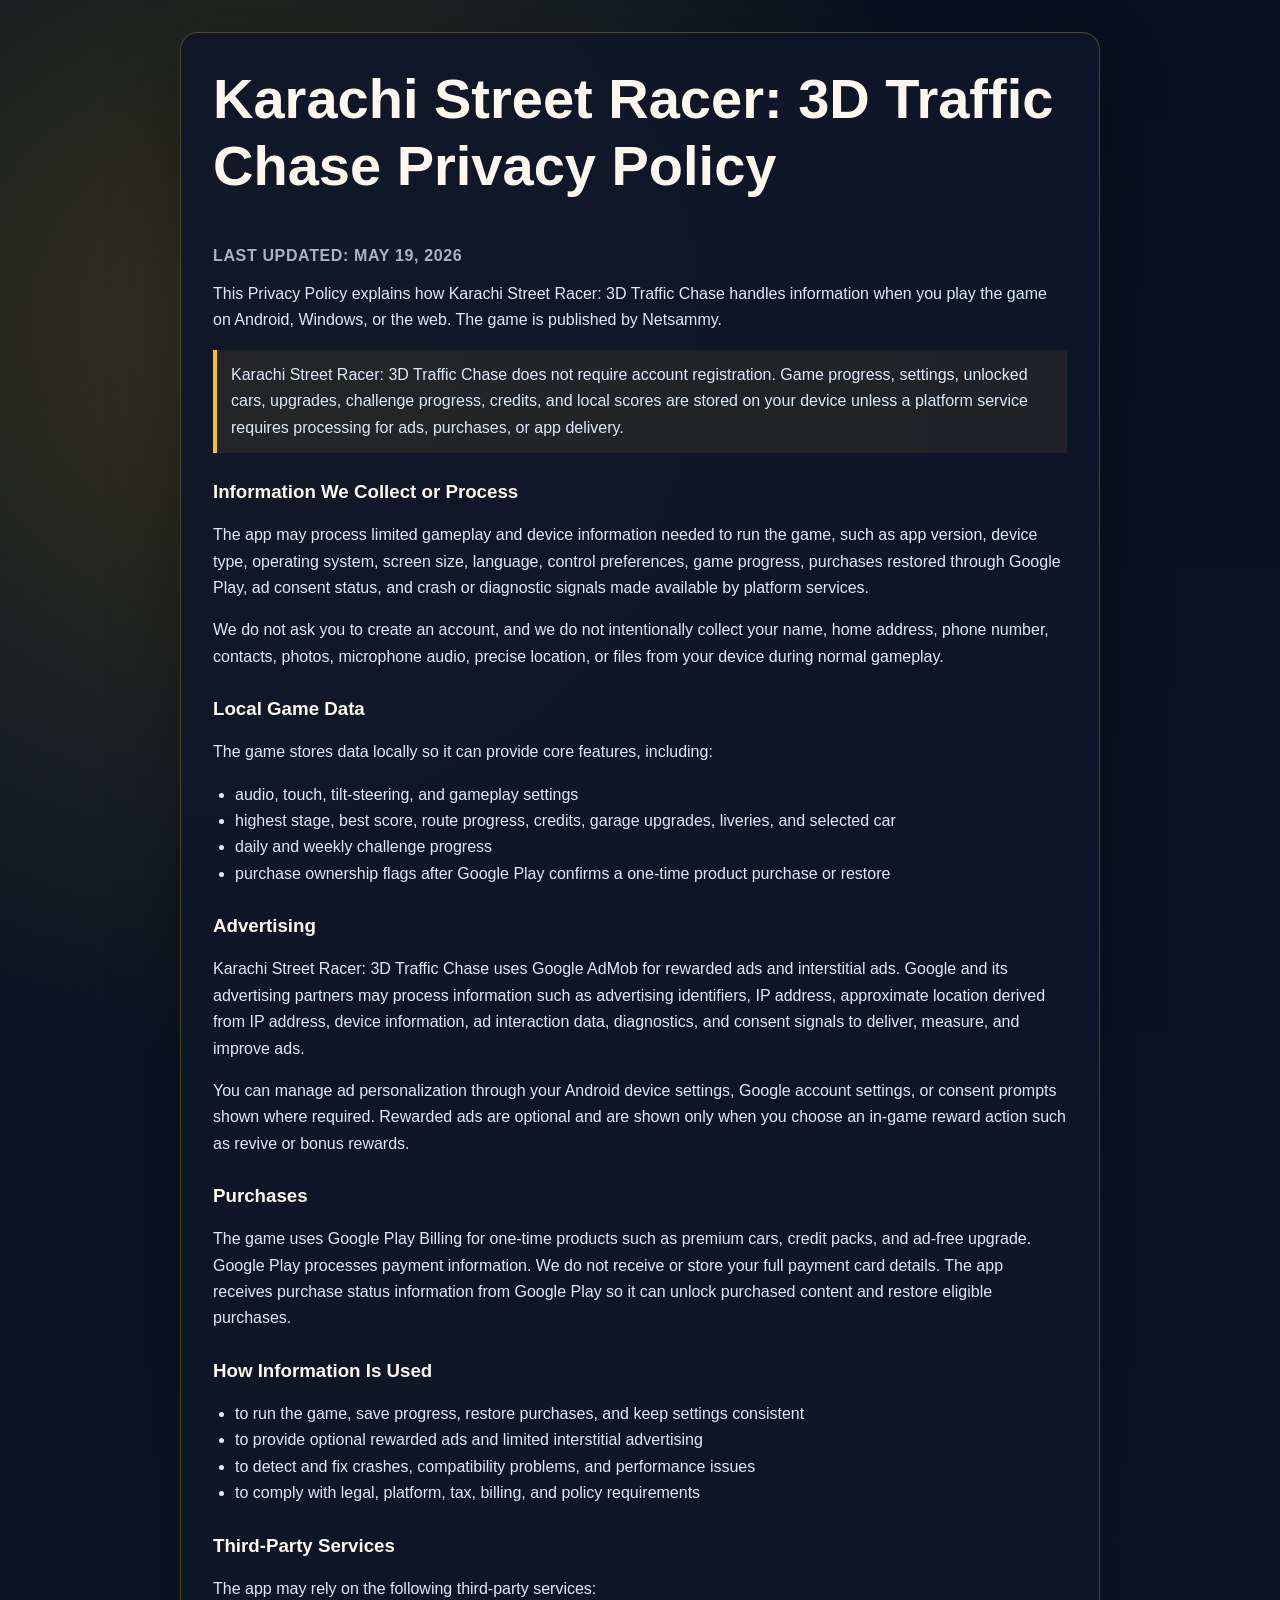
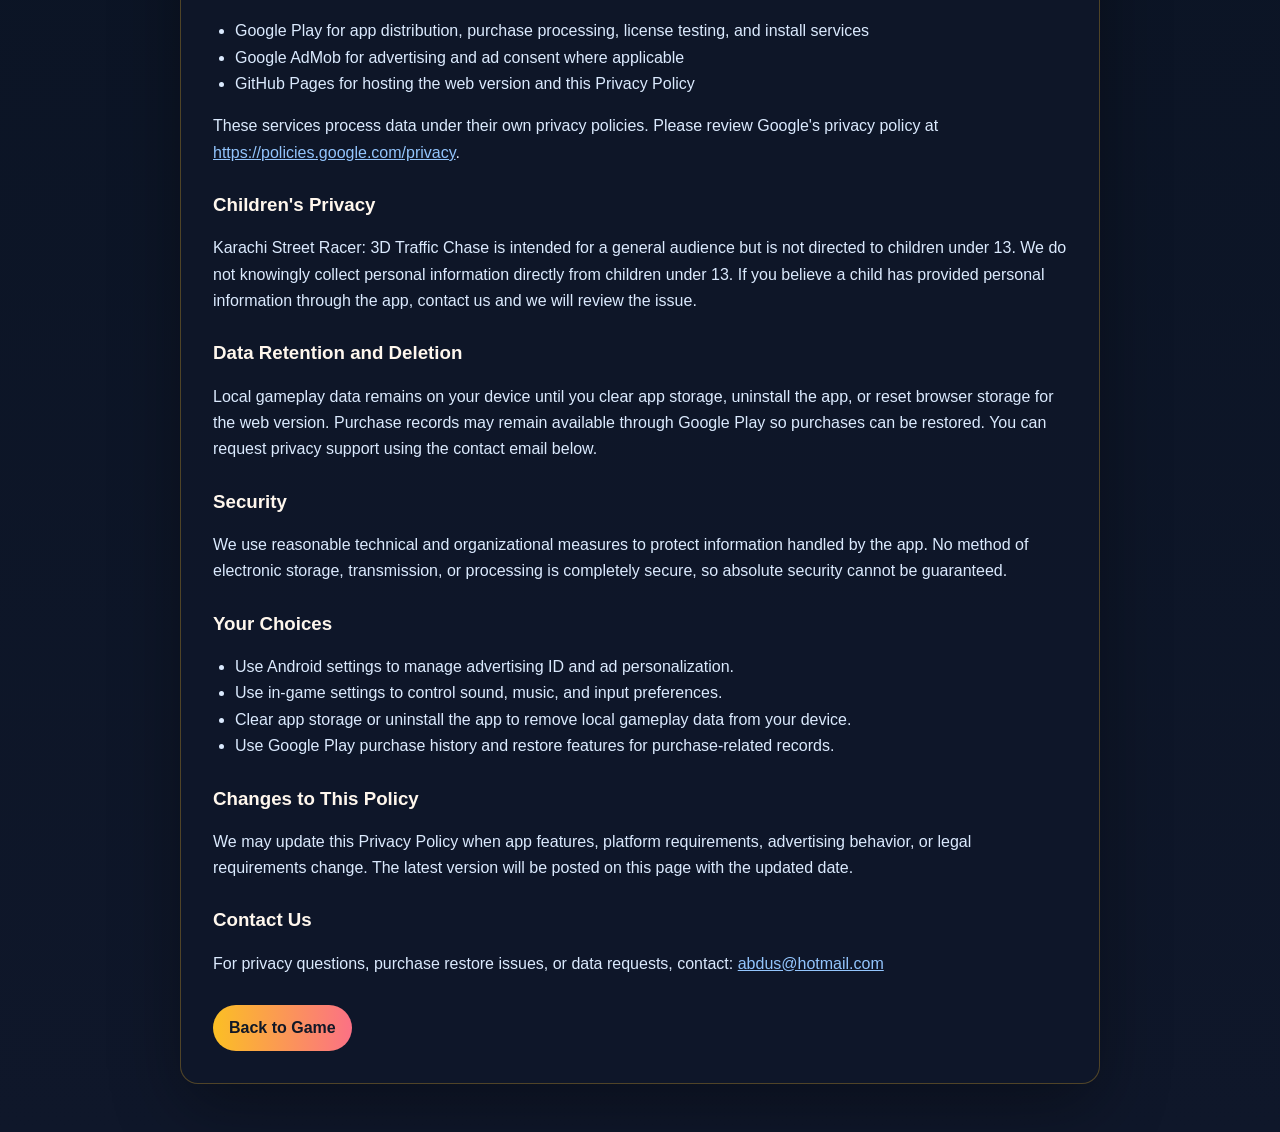
<file: privacy.html>
<!doctype html>
<html lang="en">
  <head>
    <meta charset="UTF-8" />
    <meta name="viewport" content="width=device-width, initial-scale=1.0" />
    <meta http-equiv="Cache-Control" content="no-store, no-cache, must-revalidate" />
    <meta http-equiv="Pragma" content="no-cache" />
    <meta http-equiv="Expires" content="0" />
    <title>Karachi Street Racer: 3D Traffic Chase Privacy Policy</title>
    <style>
      :root {
        color-scheme: dark;
        --bg: #07111f;
        --panel: rgba(15, 23, 42, 0.9);
        --line: rgba(251, 191, 36, 0.28);
        --text: #dbeafe;
        --muted: #a8b3c7;
        --title: #fff7ed;
        --accent: #fbbf24;
        --link: #93c5fd;
      }

      * {
        box-sizing: border-box;
      }

      body {
        margin: 0;
        font: 16px/1.65 Verdana, sans-serif;
        color: var(--text);
        background:
          radial-gradient(circle at 18% 12%, rgba(251, 191, 36, 0.18), transparent 28%),
          linear-gradient(180deg, #07111f 0%, #0f172a 100%);
      }

      main {
        width: min(920px, calc(100% - 32px));
        margin: 0 auto;
        padding: 32px 0 48px;
      }

      h1,
      h2,
      h3 {
        font-family: "Trebuchet MS", Verdana, sans-serif;
        color: var(--title);
        line-height: 1.2;
      }

      h1 {
        margin-top: 0;
        font-size: clamp(2rem, 5vw, 3.5rem);
      }

      h2 {
        color: var(--muted);
        font-size: 1rem;
        font-weight: 700;
        letter-spacing: 0.04em;
        text-transform: uppercase;
      }

      h3 {
        margin-top: 28px;
      }

      .card {
        border: 1px solid var(--line);
        border-radius: 18px;
        padding: clamp(20px, 4vw, 32px);
        background: var(--panel);
        box-shadow: 0 24px 70px rgba(0, 0, 0, 0.32);
      }

      p,
      li {
        color: var(--text);
      }

      a {
        color: var(--link);
      }

      ul {
        padding-left: 22px;
      }

      .note {
        border-left: 4px solid var(--accent);
        padding: 12px 14px;
        background: rgba(251, 191, 36, 0.08);
      }

      .actions {
        margin-top: 28px;
      }

      .button {
        display: inline-block;
        padding: 10px 16px;
        border-radius: 999px;
        background: linear-gradient(90deg, #fbbf24, #fb7185);
        color: #111827;
        font-weight: 700;
        text-decoration: none;
      }
    </style>
  </head>
  <body>
    <main>
      <article class="card">
        <h1>Karachi Street Racer: 3D Traffic Chase Privacy Policy</h1>
        <h2>Last updated: May 19, 2026</h2>

        <p>
          This Privacy Policy explains how Karachi Street Racer: 3D Traffic Chase handles information when you play the game on Android,
          Windows, or the web. The game is published by Netsammy.
        </p>

        <p class="note">
          Karachi Street Racer: 3D Traffic Chase does not require account registration. Game progress, settings, unlocked cars, upgrades,
          challenge progress, credits, and local scores are stored on your device unless a platform service requires
          processing for ads, purchases, or app delivery.
        </p>

        <h3>Information We Collect or Process</h3>
        <p>
          The app may process limited gameplay and device information needed to run the game, such as app version,
          device type, operating system, screen size, language, control preferences, game progress, purchases restored
          through Google Play, ad consent status, and crash or diagnostic signals made available by platform services.
        </p>

        <p>
          We do not ask you to create an account, and we do not intentionally collect your name, home address, phone
          number, contacts, photos, microphone audio, precise location, or files from your device during normal gameplay.
        </p>

        <h3>Local Game Data</h3>
        <p>The game stores data locally so it can provide core features, including:</p>
        <ul>
          <li>audio, touch, tilt-steering, and gameplay settings</li>
          <li>highest stage, best score, route progress, credits, garage upgrades, liveries, and selected car</li>
          <li>daily and weekly challenge progress</li>
          <li>purchase ownership flags after Google Play confirms a one-time product purchase or restore</li>
        </ul>

        <h3>Advertising</h3>
        <p>
          Karachi Street Racer: 3D Traffic Chase uses Google AdMob for rewarded ads and interstitial ads. Google and its advertising
          partners may process information such as advertising identifiers, IP address, approximate location derived
          from IP address, device information, ad interaction data, diagnostics, and consent signals to deliver,
          measure, and improve ads.
        </p>
        <p>
          You can manage ad personalization through your Android device settings, Google account settings, or consent
          prompts shown where required. Rewarded ads are optional and are shown only when you choose an in-game reward
          action such as revive or bonus rewards.
        </p>

        <h3>Purchases</h3>
        <p>
          The game uses Google Play Billing for one-time products such as premium cars, credit packs, and ad-free
          upgrade. Google Play processes payment information. We do not receive or store your full payment card details.
          The app receives purchase status information from Google Play so it can unlock purchased content and restore
          eligible purchases.
        </p>

        <h3>How Information Is Used</h3>
        <ul>
          <li>to run the game, save progress, restore purchases, and keep settings consistent</li>
          <li>to provide optional rewarded ads and limited interstitial advertising</li>
          <li>to detect and fix crashes, compatibility problems, and performance issues</li>
          <li>to comply with legal, platform, tax, billing, and policy requirements</li>
        </ul>

        <h3>Third-Party Services</h3>
        <p>The app may rely on the following third-party services:</p>
        <ul>
          <li>Google Play for app distribution, purchase processing, license testing, and install services</li>
          <li>Google AdMob for advertising and ad consent where applicable</li>
          <li>GitHub Pages for hosting the web version and this Privacy Policy</li>
        </ul>
        <p>
          These services process data under their own privacy policies. Please review Google's privacy policy at
          <a href="https://policies.google.com/privacy">https://policies.google.com/privacy</a>.
        </p>

        <h3>Children's Privacy</h3>
        <p>
          Karachi Street Racer: 3D Traffic Chase is intended for a general audience but is not directed to children under 13. We do not
          knowingly collect personal information directly from children under 13. If you believe a child has provided
          personal information through the app, contact us and we will review the issue.
        </p>

        <h3>Data Retention and Deletion</h3>
        <p>
          Local gameplay data remains on your device until you clear app storage, uninstall the app, or reset browser
          storage for the web version. Purchase records may remain available through Google Play so purchases can be
          restored. You can request privacy support using the contact email below.
        </p>

        <h3>Security</h3>
        <p>
          We use reasonable technical and organizational measures to protect information handled by the app. No method
          of electronic storage, transmission, or processing is completely secure, so absolute security cannot be
          guaranteed.
        </p>

        <h3>Your Choices</h3>
        <ul>
          <li>Use Android settings to manage advertising ID and ad personalization.</li>
          <li>Use in-game settings to control sound, music, and input preferences.</li>
          <li>Clear app storage or uninstall the app to remove local gameplay data from your device.</li>
          <li>Use Google Play purchase history and restore features for purchase-related records.</li>
        </ul>

        <h3>Changes to This Policy</h3>
        <p>
          We may update this Privacy Policy when app features, platform requirements, advertising behavior, or legal
          requirements change. The latest version will be posted on this page with the updated date.
        </p>

        <h3>Contact Us</h3>
        <p>
          For privacy questions, purchase restore issues, or data requests, contact:
          <a href="mailto:abdus@hotmail.com">abdus@hotmail.com</a>
        </p>

        <div class="actions">
          <a class="button" href="/Need4SpeedKarachi/">Back to Game</a>
        </div>
      </article>
    </main>
    <script>
      if ('serviceWorker' in navigator) {
        navigator.serviceWorker.getRegistrations()
          .then((registrations) => Promise.all(registrations.map((registration) => registration.unregister())))
          .then(() => {
            if ('caches' in window) {
              return caches.keys().then((keys) => Promise.all(keys.map((key) => caches.delete(key))))
            }
            return undefined
          })
          .catch(() => {})
      }
    </script>
  </body>
</html>
</file>
